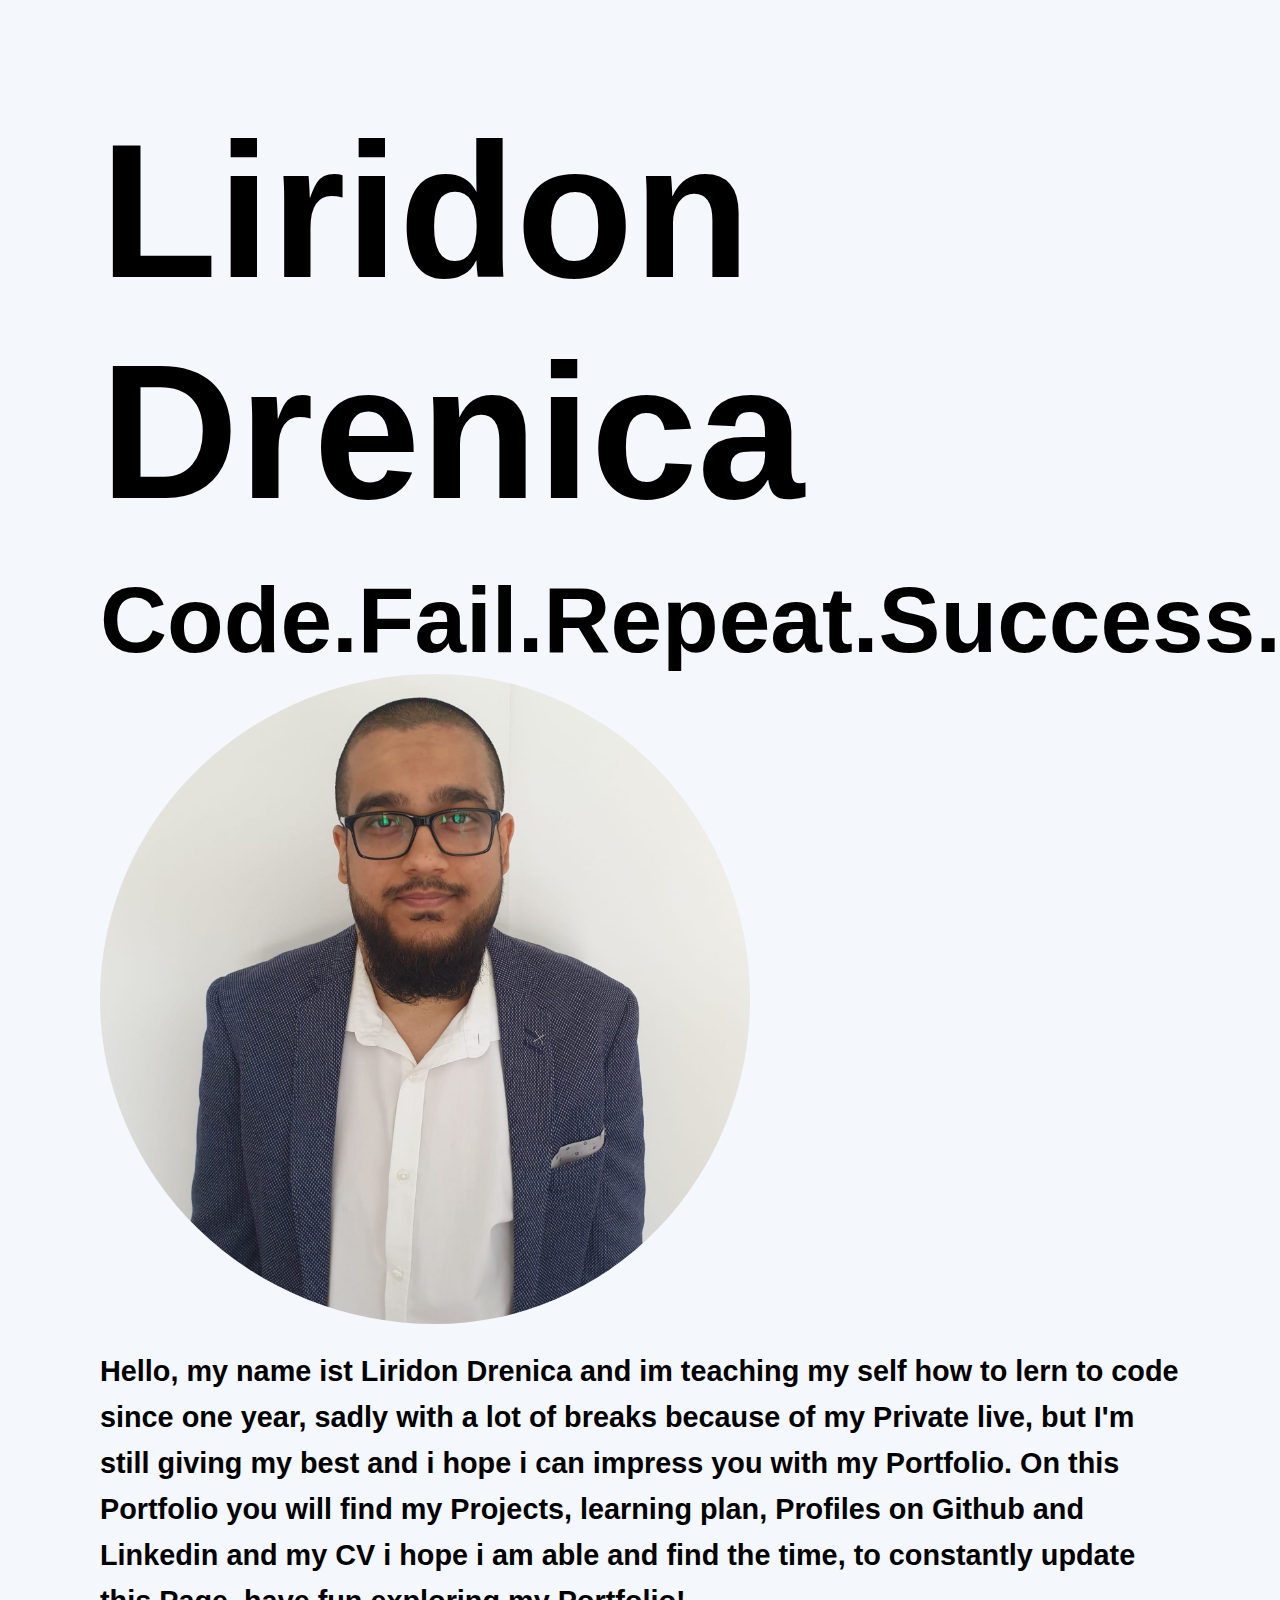
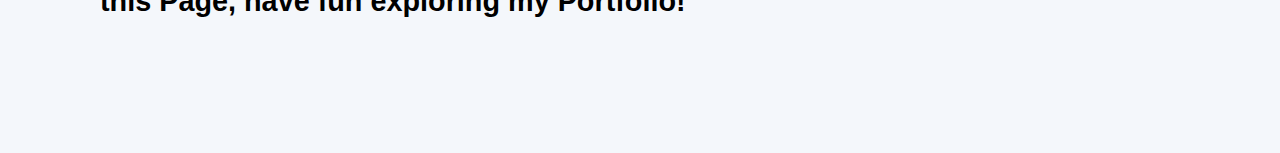
<file: index.html>
<!DOCTYPE html>
<html lang="en">
<head>
    <meta charset="UTF-8">
    <meta name="viewport" content="width=device-width, initial-scale=1.0">
    <title>Portfolio</title>
    <link rel="stylesheet" href="style.css">
    
</head>

<body>
    <div class="text">
        <h1 class="myName">Liridon Drenica</h1>
        <h2 class="slogan">Code.Fail.Repeat.Success.</h2>
        <img  class="pictureOfMe" src="img/PictureOfMe.jpg">
        <h3 class="description">Hello, my name ist Liridon Drenica and im teaching my self how to lern to code since one year, sadly with 
            a lot of breaks because of my Private live, but I'm still giving my best and i hope i can impress you with my Portfolio.
            On this Portfolio you will find my Projects, learning plan, Profiles on Github and Linkedin and my CV i hope i am able and 
            find the time, to constantly update this Page, have fun exploring my Portfolio!
        </h3>
    </div>

    <script src="script.js"></script>
</body>
</html>
</file>
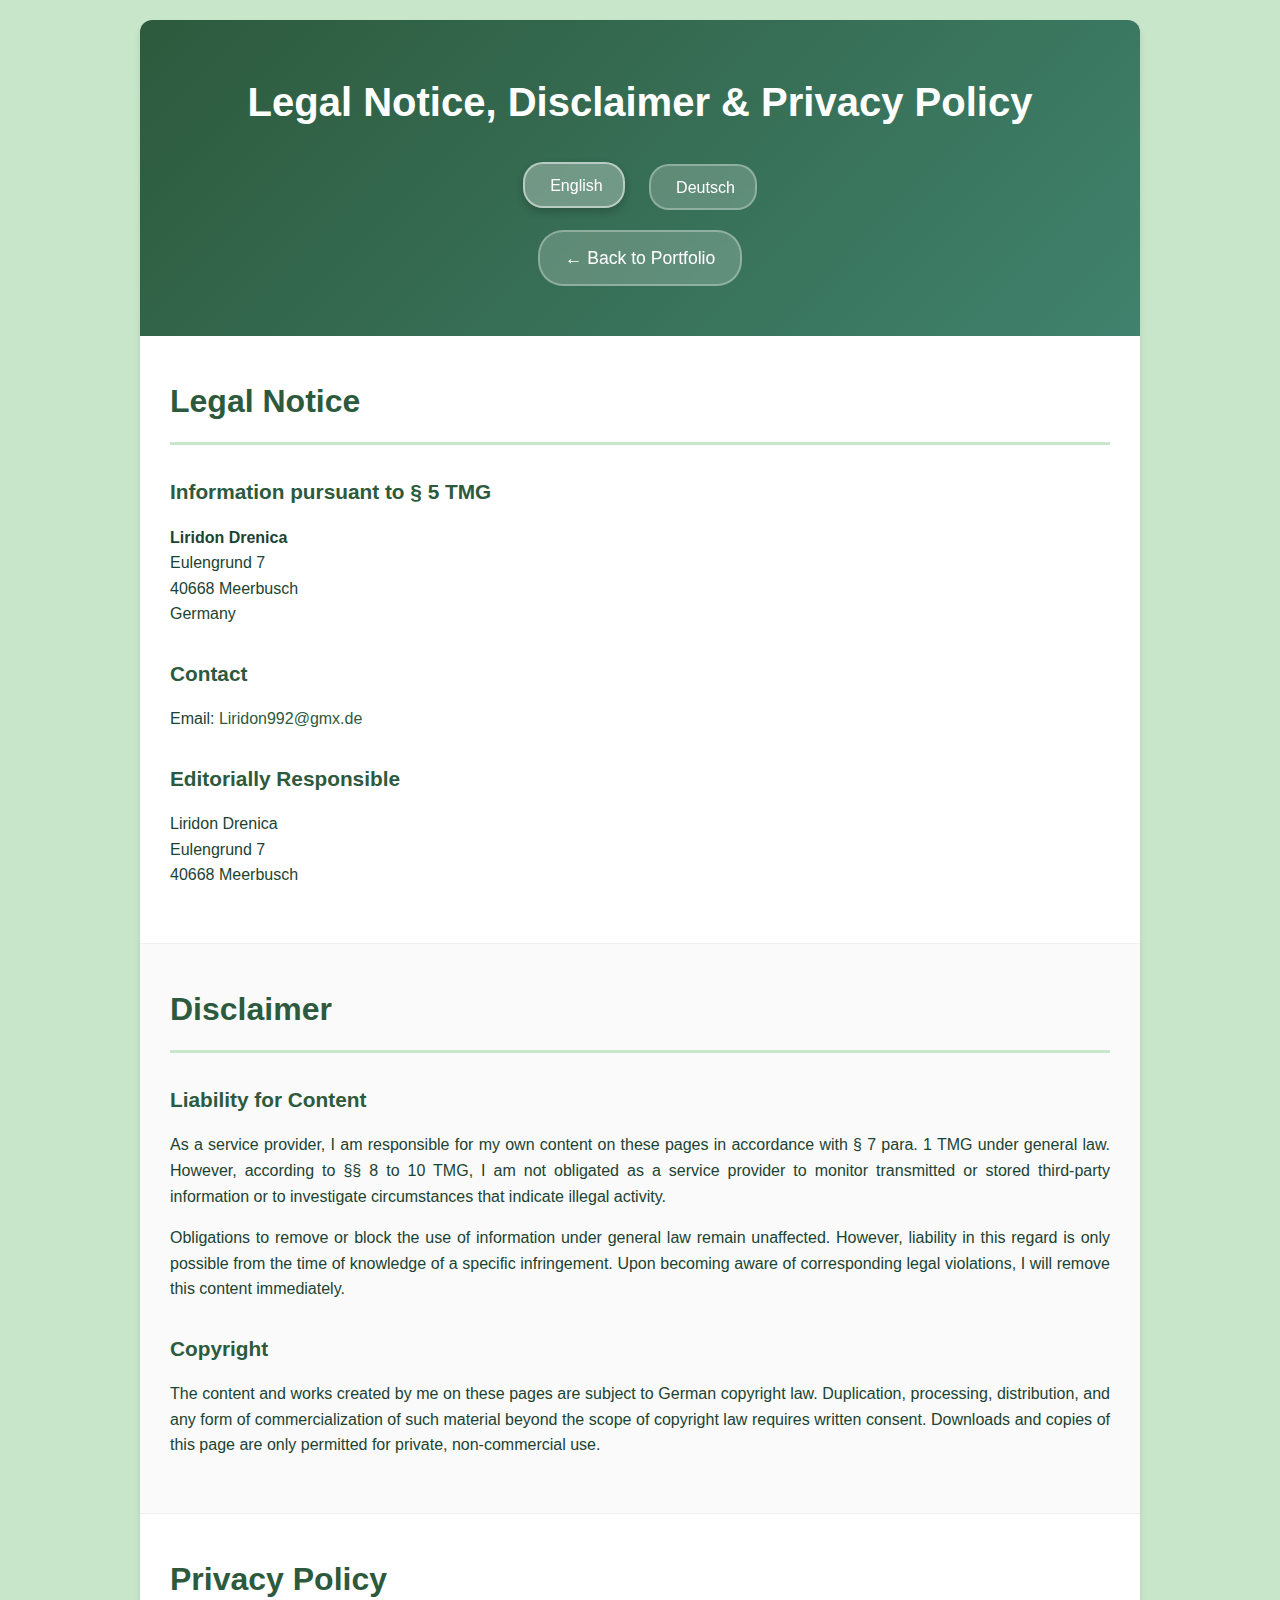
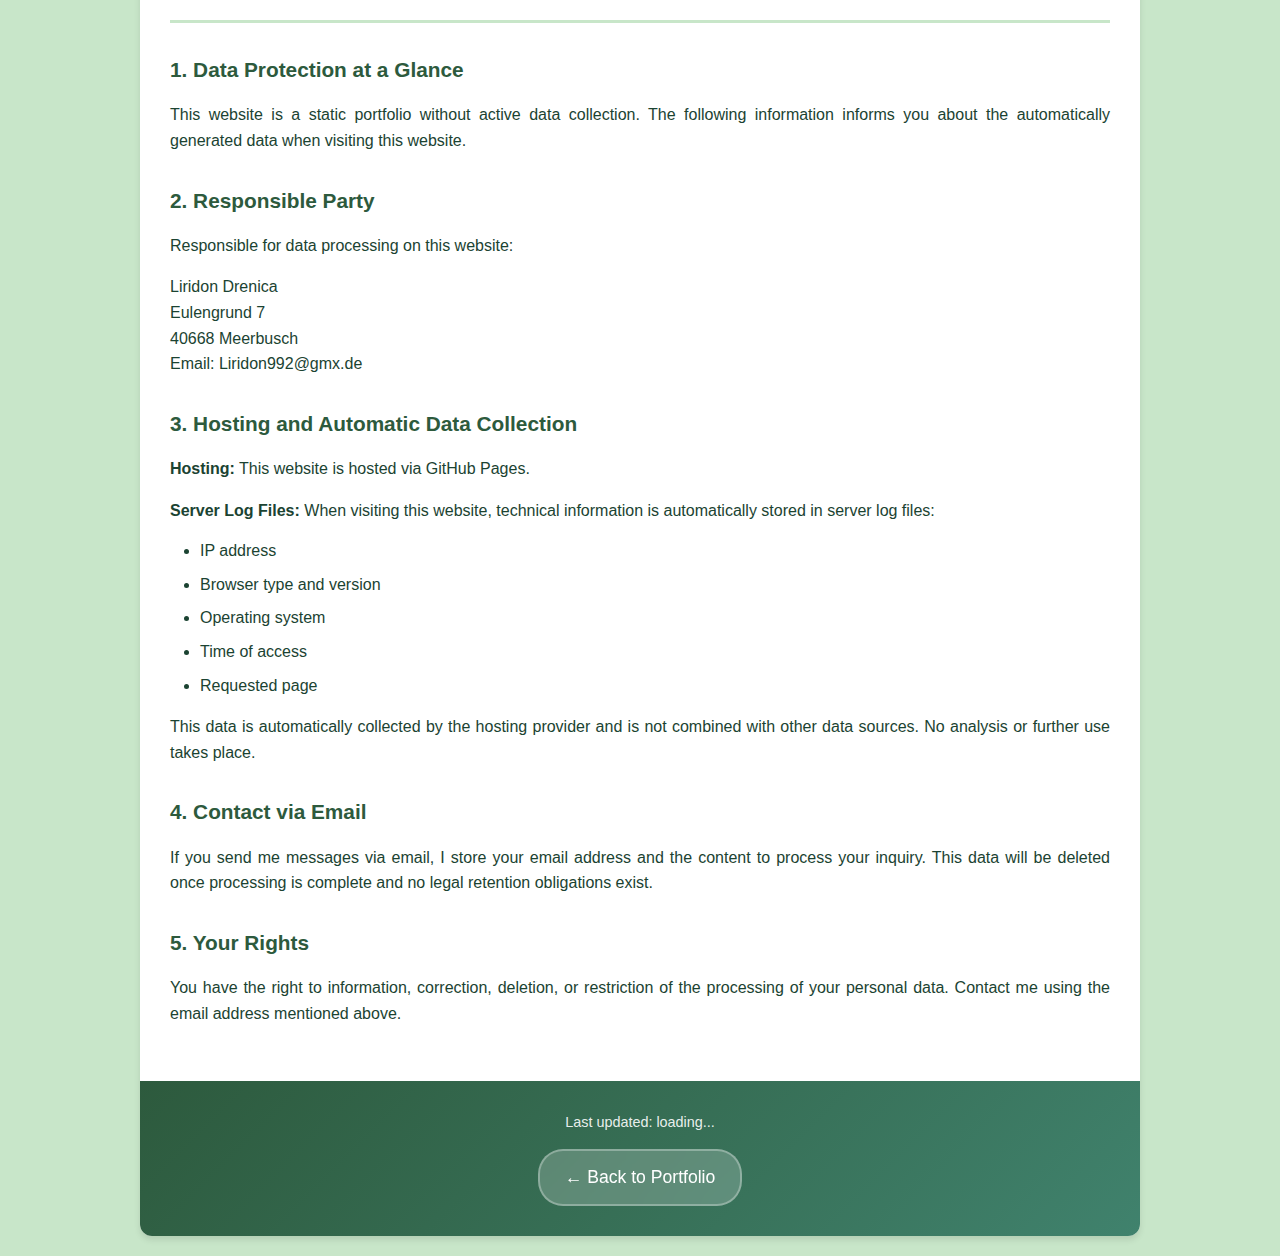
<file: impressum_DSGVO.html>
<!DOCTYPE html>
<html lang="en">
<head>
    <meta charset="UTF-8">
    <meta name="viewport" content="width=device-width, initial-scale=1.0">
    <title>Legal Notice & Privacy Policy - Liridon Drenica</title>
    <link rel="stylesheet" href="impressum_DSGVO.css">
</head>

<body>
    <div class="container">
        <header class="header">
            <h1 id="main-title">Legal Notice, Disclaimer & Privacy Policy</h1>
            
            <div class="language-toggle">
                <button class="language-btn active" onclick="switchLanguage('en')" id="btn-en">
                    <span class="flag"></span>English
                </button>
                <button class="language-btn" onclick="switchLanguage('de')" id="btn-de">
                    <span class="flag"></span>Deutsch
                </button>
            </div>
            
            <a href="Portfolio.html" class="backLink active" id="back-en">← Back to Portfolio</a>
            <a href="Portfolio.html" class="backLink" id="back-de">← Zurück zum Portfolio</a>
        </header>

        <div id="content-en" class="language-content active">
            <section class="section">
                <h2 class="sectionTitle">Legal Notice</h2>
                <div class="content">
                    <h3>Information pursuant to § 5 TMG</h3>
                    <p><strong>Liridon Drenica</strong><br>
                    Eulengrund 7<br>
                    40668 Meerbusch<br>
                    Germany</p>

                    <h3>Contact</h3>
                    <p>Email: <a href="mailto:Liridon992@gmx.de">Liridon992@gmx.de</a></p>

                    <h3>Editorially Responsible</h3>
                    <p>Liridon Drenica<br>
                    Eulengrund 7<br>
                    40668 Meerbusch</p>
                </div>
            </section>

            <section class="section">
                <h2 class="sectionTitle">Disclaimer</h2>
                <div class="content">
                    <h3>Liability for Content</h3>
                    <p>As a service provider, I am responsible for my own content on these pages in accordance with 
                    § 7 para. 1 TMG under general law. However, according to §§ 8 to 10 TMG, I am not obligated as a 
                    service provider to monitor transmitted or stored third-party information or to investigate 
                    circumstances that indicate illegal activity.</p>

                    <p>Obligations to remove or block the use of information under general law remain unaffected. 
                    However, liability in this regard is only possible from the time of knowledge of a specific 
                    infringement. Upon becoming aware of corresponding legal violations, I will remove this content 
                    immediately.</p>

                    <h3>Copyright</h3>
                    <p>The content and works created by me on these pages are subject to German copyright law. 
                    Duplication, processing, distribution, and any form of commercialization of such material beyond 
                    the scope of copyright law requires written consent. Downloads and copies of this page are 
                    only permitted for private, non-commercial use.</p>
                </div>
            </section>

            <section class="section">
                <h2 class="sectionTitle">Privacy Policy</h2>
                <div class="content">
                    <h3>1. Data Protection at a Glance</h3>
                    <p>This website is a static portfolio without active data collection. The following information 
                    informs you about the automatically generated data when visiting this website.</p>

                    <h3>2. Responsible Party</h3>
                    <p>Responsible for data processing on this website:</p>
                    <p>Liridon Drenica<br>
                    Eulengrund 7 <br>
                    40668 Meerbusch<br>
                    Email: Liridon992@gmx.de</p>

                    <h3>3. Hosting and Automatic Data Collection</h3>
                    <p><strong>Hosting:</strong> This website is hosted via GitHub Pages.</p>
                    
                    <p><strong>Server Log Files:</strong> When visiting this website, technical information is 
                    automatically stored in server log files:</p>
                    <ul>
                        <li>IP address</li>
                        <li>Browser type and version</li>
                        <li>Operating system</li>
                        <li>Time of access</li>
                        <li>Requested page</li>
                    </ul>
                    <p>This data is automatically collected by the hosting provider and is not combined with other 
                    data sources. No analysis or further use takes place.</p>

                    <h3>4. Contact via Email</h3>
                    <p>If you send me messages via email, I store your email address and the content to process 
                    your inquiry. This data will be deleted once processing is complete and no legal retention 
                    obligations exist.</p>

                    <h3>5. Your Rights</h3>
                    <p>You have the right to information, correction, deletion, or restriction of the processing 
                    of your personal data. Contact me using the email address mentioned above.</p>
                </div>
            </section>
        </div>

        <div id="content-de" class="language-content">
            <section class="section">
                <h2 class="sectionTitle">Impressum</h2>
                <div class="content">
                    <h3>Angaben gemäß § 5 TMG</h3>
                    <p><strong>Liridon Drenica</strong><br>
                    Eulengrund 7<br>
                    40668 Meerbusch<br>
                    Deutschland</p>

                    <h3>Kontakt</h3>
                    <p>E-Mail: <a href="mailto:Liridon992@gmx.de">Liridon992@gmx.de</a></p>

                    <h3>Redaktionell verantwortlich</h3>
                    <p>Liridon Drenica<br>
                    Eulengrund 7<br>
                    40668 Meerbusch</p>
                </div>
            </section>

            <section class="section">
                <h2 class="sectionTitle">Haftungsausschluss</h2>
                <div class="content">
                    <h3>Haftung für Inhalte</h3>
                    <p>Als Diensteanbieter bin ich gemäß § 7 Abs.1 TMG für eigene Inhalte auf diesen Seiten nach den 
                    allgemeinen Gesetzen verantwortlich. Nach §§ 8 bis 10 TMG bin ich als Diensteanbieter jedoch nicht 
                    unter der Verpflichtung, übermittelte oder gespeicherte fremde Informationen zu überwachen oder nach 
                    Umständen zu forschen, die auf eine rechtswidrige Tätigkeit hinweisen.</p>

                    <p>Verpflichtungen zur Entfernung oder Sperrung der Nutzung von Informationen nach den allgemeinen 
                    Gesetzen bleiben hiervon unberührt. Eine diesbezügliche Haftung ist jedoch erst ab dem Zeitpunkt der 
                    Kenntnis einer konkreten Rechtsverletzung möglich. Bei Bekanntwerden von entsprechenden Rechtsverletzungen 
                    werde ich diese Inhalte umgehend entfernen.</p>

                    <h3>Urheberrecht</h3>
                    <p>Die durch mich erstellten Inhalte und Werke auf diesen Seiten unterliegen dem deutschen 
                    Urheberrecht. Die Vervielfältigung, Bearbeitung, Verbreitung und jede Art der Verwertung außerhalb der 
                    Grenzen des Urheberrechtes bedürfen der schriftlichen Zustimmung. Downloads und Kopien dieser Seite 
                    sind nur für den privaten, nicht kommerziellen Gebrauch gestattet.</p>
                </div>
            </section>

            <section class="section">
                <h2 class="sectionTitle">Datenschutzerklärung</h2>
                <div class="content">
                    <h3>1. Datenschutz auf einen Blick</h3>
                    <p>Diese Website ist ein statisches Portfolio ohne aktive Datensammlung. Die folgenden Hinweise 
                    informieren Sie über die automatisch entstehenden Daten beim Besuch dieser Website.</p>

                    <h3>2. Verantwortliche Stelle</h3>
                    <p>Verantwortlich für die Datenverarbeitung auf dieser Website:</p>
                    <p>Liridon Drenica<br>
                    Eulengrund 7<br>
                    40668 Meerbusch<br>
                    E-Mail: Liridon992@gmx.de</p>

                    <h3>3. Hosting und automatische Datenerfassung</h3>
                    <p><strong>Hosting:</strong> Diese Website wird über GitHub Pages gehostet.</p>
                    
                    <p><strong>Server-Log-Dateien:</strong> Beim Besuch dieser Website werden automatisch technische 
                    Informationen in Server-Log-Dateien gespeichert:</p>
                    <ul>
                        <li>IP-Adresse</li>
                        <li>Browsertyp und -version</li>
                        <li>Betriebssystem</li>
                        <li>Uhrzeit des Zugriffs</li>
                        <li>Aufgerufene Seite</li>
                    </ul>
                    <p>Diese Daten werden automatisch durch den Hosting-Anbieter erhoben und nicht mit anderen 
                    Datenquellen zusammengeführt. Eine Auswertung oder Weiterverwendung findet nicht statt.</p>

                    <h3>4. Kontakt per E-Mail</h3>
                    <p>Wenn Sie mir per E-Mail Nachrichten senden, speichere ich Ihre E-Mail-Adresse und den Inhalt 
                    zur Bearbeitung Ihrer Anfrage. Diese Daten werden gelöscht, sobald die Bearbeitung abgeschlossen 
                    ist und keine rechtlichen Aufbewahrungspflichten bestehen.</p>

                    <h3>5. Ihre Rechte</h3>
                    <p>Sie haben das Recht auf Auskunft, Berichtigung, Löschung oder Einschränkung der Verarbeitung 
                    Ihrer personenbezogenen Daten. Kontaktieren Sie mich dazu über die oben genannte E-Mail-Adresse.</p>
                </div>
            </section>
        </div>

        <footer class="footer">
            <p id="footer-en" class="active">Last updated: <span id="last-updated-en">loading...</span></p>
            <p id="footer-de">Letzte Aktualisierung: <span id="last-updated-de">loading...</span></p>
            <a href="Portfolio.html" class="backLink active" id="footer-back-en">← Back to Portfolio</a>
            <a href="Portfolio.html" class="backLink" id="footer-back-de">← Zurück zum Portfolio</a>
        </footer>
    </div>

    <script src="impressum.js"></script>
</body>
</html>
</file>
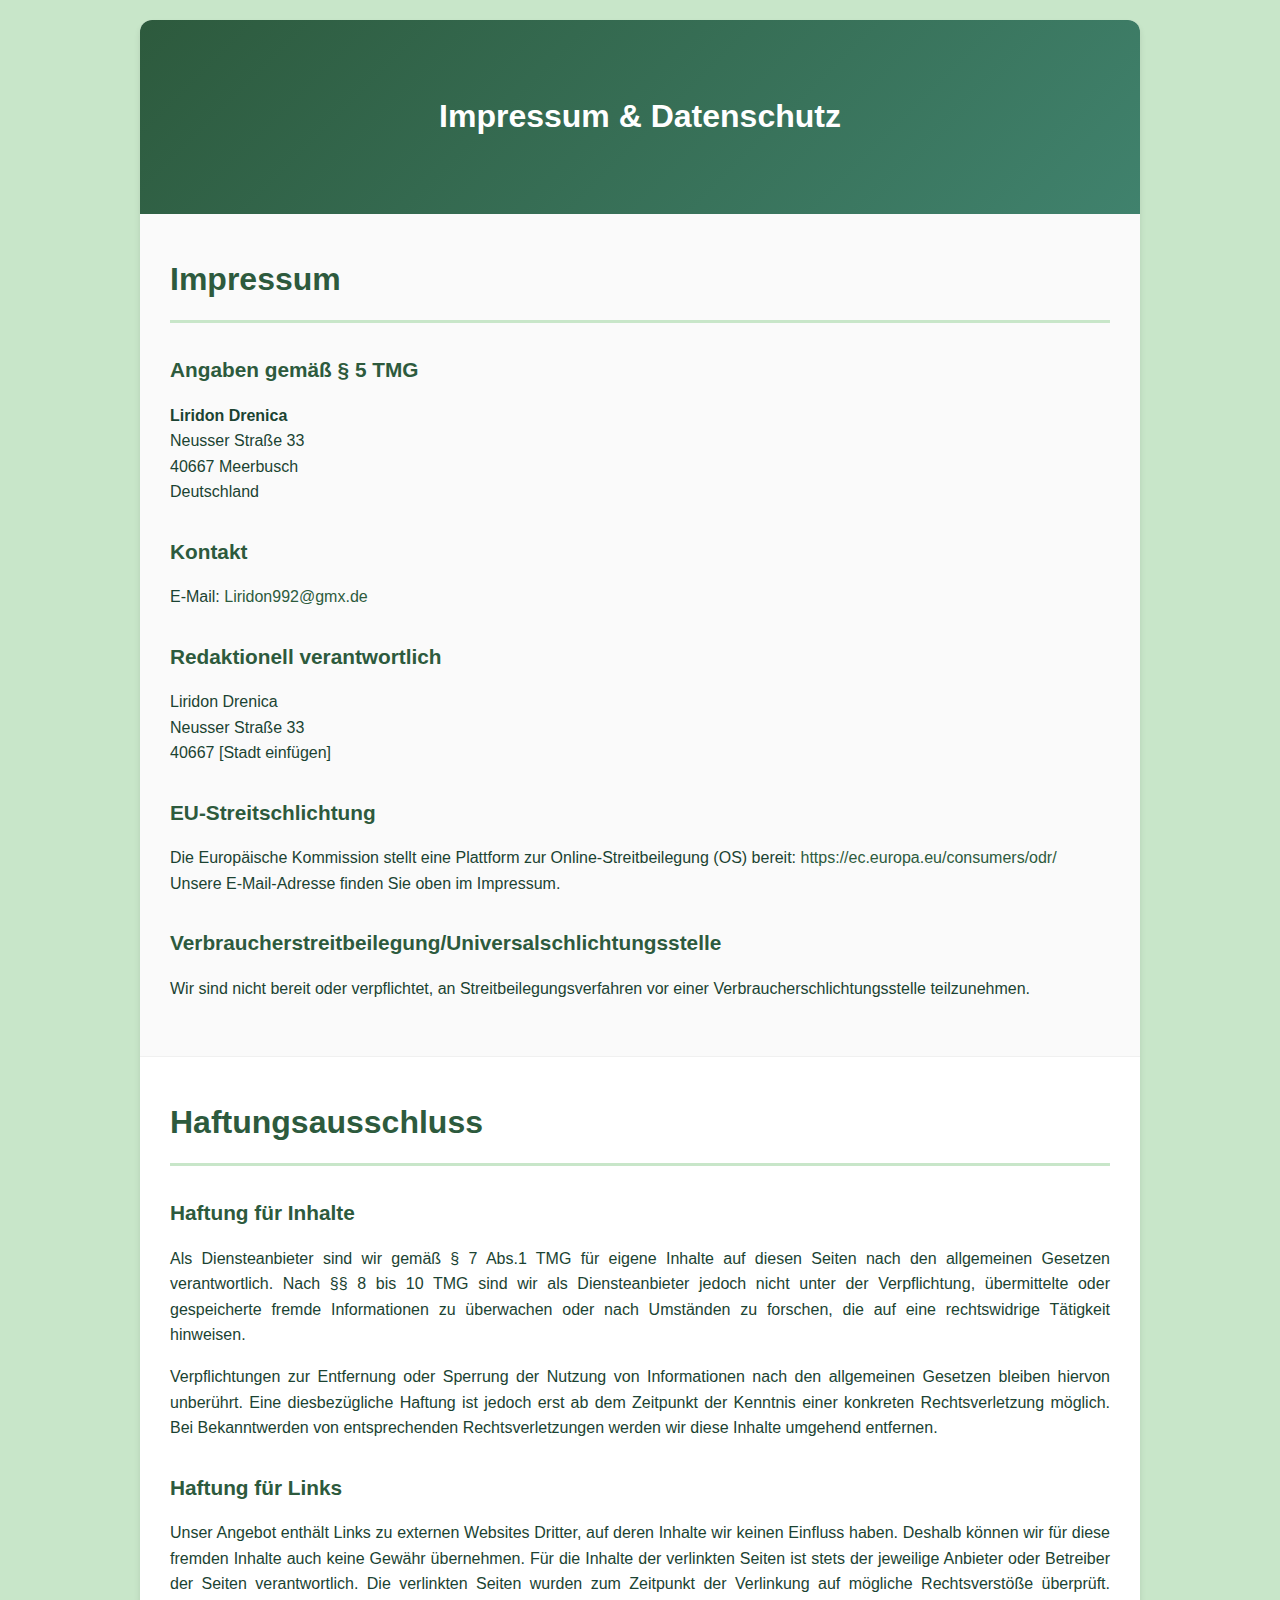
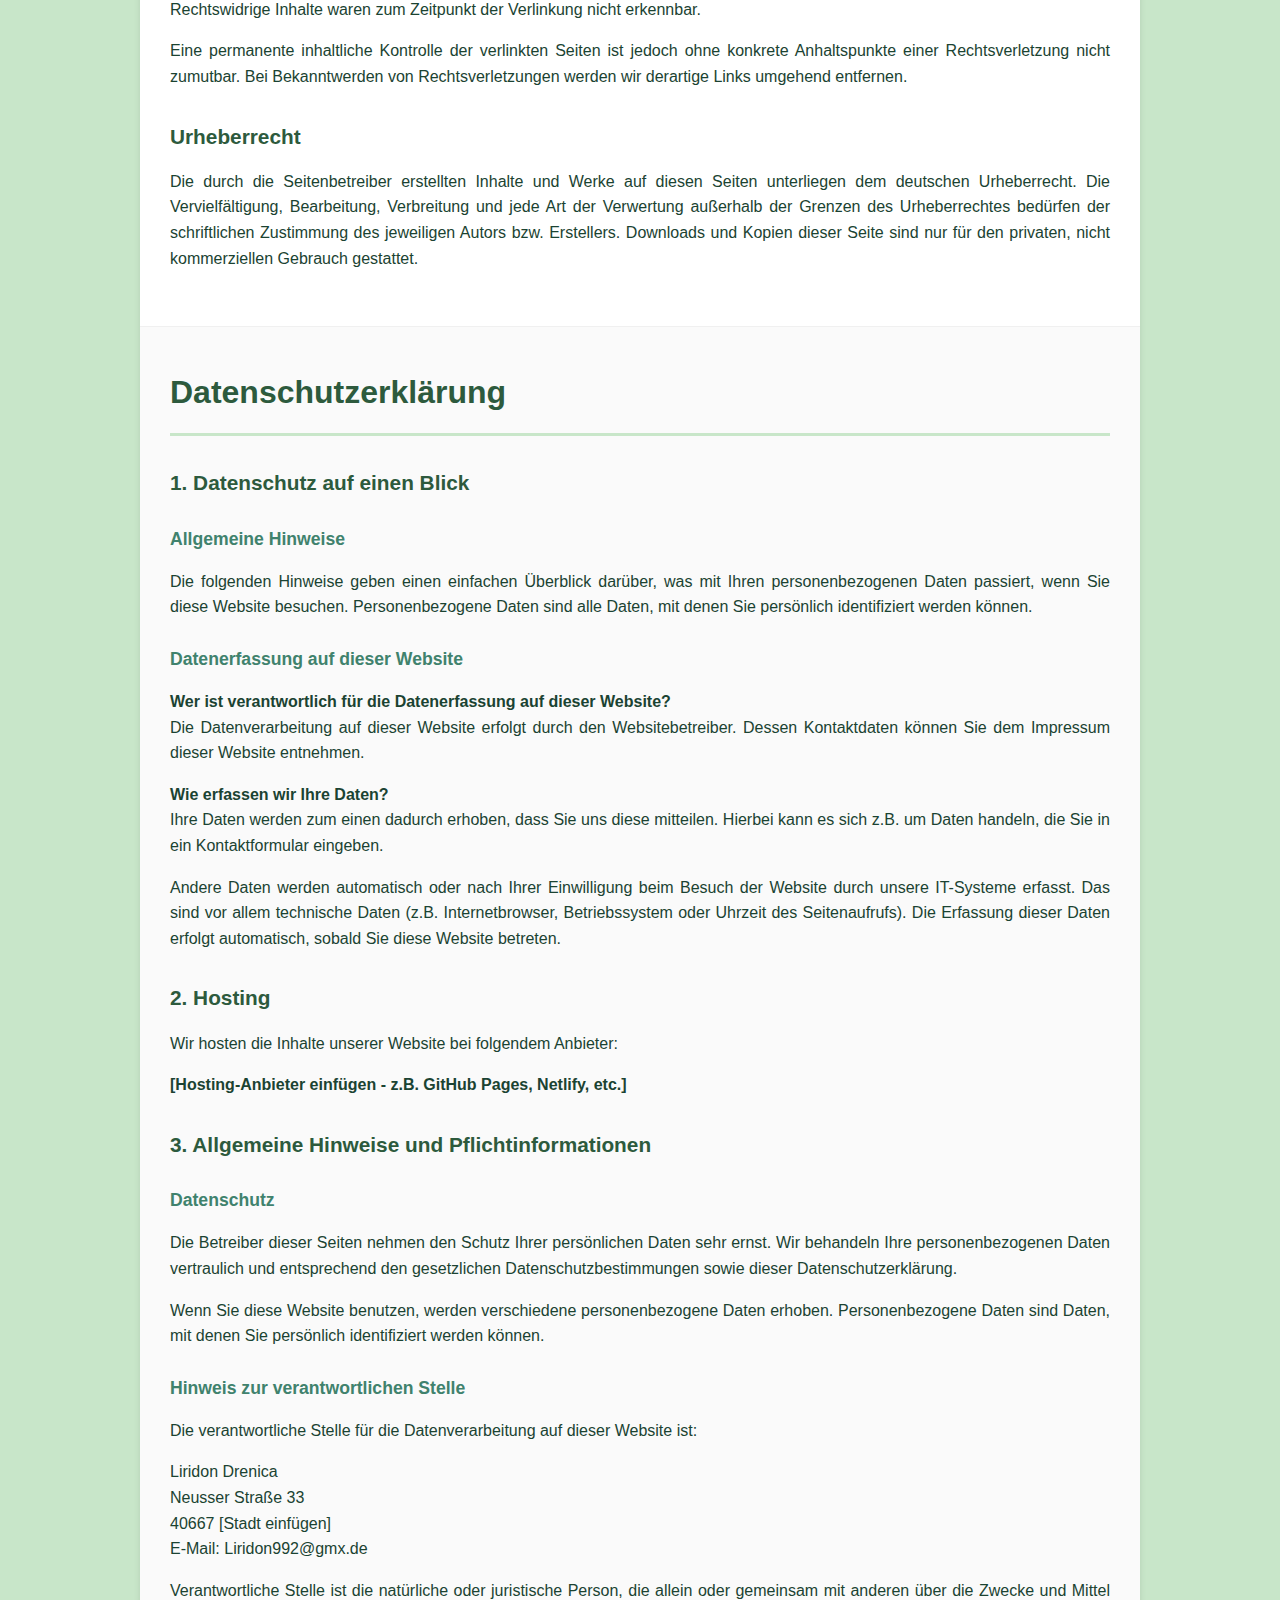
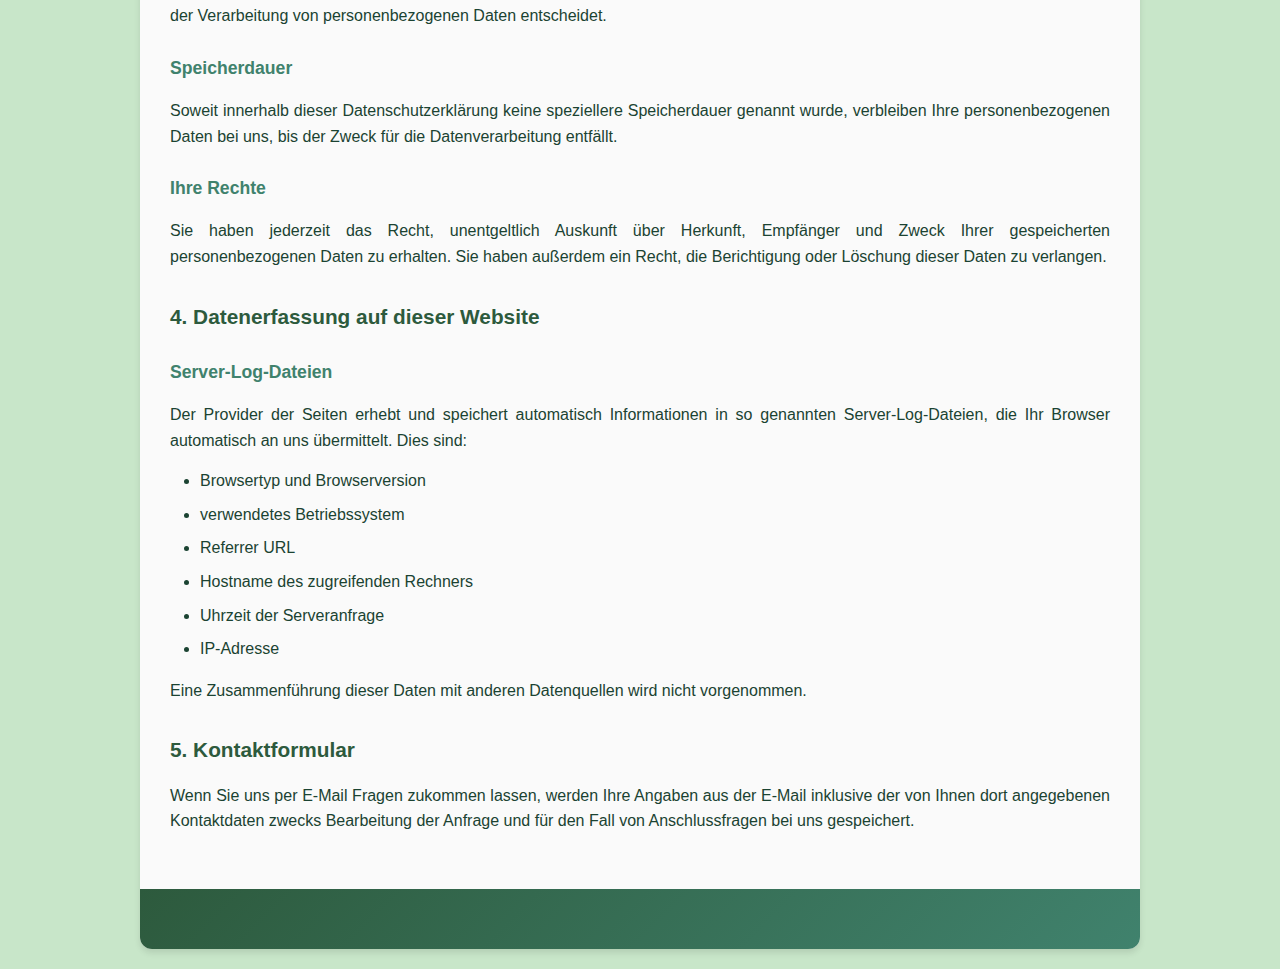
<file: impressum_DSVGO.html>
<!DOCTYPE html>
<html lang="de">
<head>
    <meta charset="UTF-8">
    <meta name="viewport" content="width=device-width, initial-scale=1.0">
    <title>Impressum & Datenschutz - Liridon Drenica</title>
    <link rel="stylesheet" href="impressum_DSGVO.css">
</head>

<body>
    <div class="container">
        <header class="header">
            <h1>Impressum & Datenschutz</h1>
            <a href="index.html" class="backLink">← Zurück zur Portfolio</a>
        </header>

        <!-- Impressum Section -->
        <section class="section">
            <h2 class="sectionTitle">Impressum</h2>
            <div class="content">
                <h3>Angaben gemäß § 5 TMG</h3>
                <p><strong>Liridon Drenica</strong><br>
                Neusser Straße 33<br>
                40667 Meerbusch<br>
                Deutschland</p>

                <h3>Kontakt</h3>
                <p>E-Mail: <a href="mailto:Liridon992@gmx.de">Liridon992@gmx.de</a><br></p>

                <h3>Redaktionell verantwortlich</h3>
                <p>Liridon Drenica<br>
                Neusser Straße 33<br>
                40667 [Stadt einfügen]</p>

                <h3>EU-Streitschlichtung</h3>
                <p>Die Europäische Kommission stellt eine Plattform zur Online-Streitbeilegung (OS) bereit: 
                <a href="https://ec.europa.eu/consumers/odr/" target="_blank">https://ec.europa.eu/consumers/odr/</a><br>
                Unsere E-Mail-Adresse finden Sie oben im Impressum.</p>

                <h3>Verbraucherstreitbeilegung/Universalschlichtungsstelle</h3>
                <p>Wir sind nicht bereit oder verpflichtet, an Streitbeilegungsverfahren vor einer 
                Verbraucherschlichtungsstelle teilzunehmen.</p>
            </div>
        </section>

        <!-- Haftungsausschluss Section -->
        <section class="section">
            <h2 class="sectionTitle">Haftungsausschluss</h2>
            <div class="content">
                <h3>Haftung für Inhalte</h3>
                <p>Als Diensteanbieter sind wir gemäß § 7 Abs.1 TMG für eigene Inhalte auf diesen Seiten nach den 
                allgemeinen Gesetzen verantwortlich. Nach §§ 8 bis 10 TMG sind wir als Diensteanbieter jedoch nicht 
                unter der Verpflichtung, übermittelte oder gespeicherte fremde Informationen zu überwachen oder nach 
                Umständen zu forschen, die auf eine rechtswidrige Tätigkeit hinweisen.</p>

                <p>Verpflichtungen zur Entfernung oder Sperrung der Nutzung von Informationen nach den allgemeinen 
                Gesetzen bleiben hiervon unberührt. Eine diesbezügliche Haftung ist jedoch erst ab dem Zeitpunkt der 
                Kenntnis einer konkreten Rechtsverletzung möglich. Bei Bekanntwerden von entsprechenden Rechtsverletzungen 
                werden wir diese Inhalte umgehend entfernen.</p>

                <h3>Haftung für Links</h3>
                <p>Unser Angebot enthält Links zu externen Websites Dritter, auf deren Inhalte wir keinen Einfluss haben. 
                Deshalb können wir für diese fremden Inhalte auch keine Gewähr übernehmen. Für die Inhalte der verlinkten 
                Seiten ist stets der jeweilige Anbieter oder Betreiber der Seiten verantwortlich. Die verlinkten Seiten 
                wurden zum Zeitpunkt der Verlinkung auf mögliche Rechtsverstöße überprüft. Rechtswidrige Inhalte waren 
                zum Zeitpunkt der Verlinkung nicht erkennbar.</p>

                <p>Eine permanente inhaltliche Kontrolle der verlinkten Seiten ist jedoch ohne konkrete Anhaltspunkte 
                einer Rechtsverletzung nicht zumutbar. Bei Bekanntwerden von Rechtsverletzungen werden wir derartige 
                Links umgehend entfernen.</p>

                <h3>Urheberrecht</h3>
                <p>Die durch die Seitenbetreiber erstellten Inhalte und Werke auf diesen Seiten unterliegen dem deutschen 
                Urheberrecht. Die Vervielfältigung, Bearbeitung, Verbreitung und jede Art der Verwertung außerhalb der 
                Grenzen des Urheberrechtes bedürfen der schriftlichen Zustimmung des jeweiligen Autors bzw. Erstellers. 
                Downloads und Kopien dieser Seite sind nur für den privaten, nicht kommerziellen Gebrauch gestattet.</p>
            </div>
        </section>

        <!-- Datenschutz Section -->
        <section class="section">
            <h2 class="sectionTitle">Datenschutzerklärung</h2>
            <div class="content">
                <h3>1. Datenschutz auf einen Blick</h3>
                <h4>Allgemeine Hinweise</h4>
                <p>Die folgenden Hinweise geben einen einfachen Überblick darüber, was mit Ihren personenbezogenen Daten 
                passiert, wenn Sie diese Website besuchen. Personenbezogene Daten sind alle Daten, mit denen Sie 
                persönlich identifiziert werden können.</p>

                <h4>Datenerfassung auf dieser Website</h4>
                <p><strong>Wer ist verantwortlich für die Datenerfassung auf dieser Website?</strong><br>
                Die Datenverarbeitung auf dieser Website erfolgt durch den Websitebetreiber. Dessen Kontaktdaten 
                können Sie dem Impressum dieser Website entnehmen.</p>

                <p><strong>Wie erfassen wir Ihre Daten?</strong><br>
                Ihre Daten werden zum einen dadurch erhoben, dass Sie uns diese mitteilen. Hierbei kann es sich z.B. 
                um Daten handeln, die Sie in ein Kontaktformular eingeben.</p>

                <p>Andere Daten werden automatisch oder nach Ihrer Einwilligung beim Besuch der Website durch unsere 
                IT-Systeme erfasst. Das sind vor allem technische Daten (z.B. Internetbrowser, Betriebssystem oder 
                Uhrzeit des Seitenaufrufs). Die Erfassung dieser Daten erfolgt automatisch, sobald Sie diese Website betreten.</p>

                <h3>2. Hosting</h3>
                <p>Wir hosten die Inhalte unserer Website bei folgendem Anbieter:</p>
                <p><strong>[Hosting-Anbieter einfügen - z.B. GitHub Pages, Netlify, etc.]</strong></p>

                <h3>3. Allgemeine Hinweise und Pflichtinformationen</h3>
                <h4>Datenschutz</h4>
                <p>Die Betreiber dieser Seiten nehmen den Schutz Ihrer persönlichen Daten sehr ernst. Wir behandeln 
                Ihre personenbezogenen Daten vertraulich und entsprechend den gesetzlichen Datenschutzbestimmungen 
                sowie dieser Datenschutzerklärung.</p>

                <p>Wenn Sie diese Website benutzen, werden verschiedene personenbezogene Daten erhoben. 
                Personenbezogene Daten sind Daten, mit denen Sie persönlich identifiziert werden können.</p>

                <h4>Hinweis zur verantwortlichen Stelle</h4>
                <p>Die verantwortliche Stelle für die Datenverarbeitung auf dieser Website ist:</p>
                <p>Liridon Drenica<br>
                Neusser Straße 33<br>
                40667 [Stadt einfügen]<br>
                E-Mail: Liridon992@gmx.de</p>

                <p>Verantwortliche Stelle ist die natürliche oder juristische Person, die allein oder gemeinsam mit 
                anderen über die Zwecke und Mittel der Verarbeitung von personenbezogenen Daten entscheidet.</p>

                <h4>Speicherdauer</h4>
                <p>Soweit innerhalb dieser Datenschutzerklärung keine speziellere Speicherdauer genannt wurde, 
                verbleiben Ihre personenbezogenen Daten bei uns, bis der Zweck für die Datenverarbeitung entfällt.</p>

                <h4>Ihre Rechte</h4>
                <p>Sie haben jederzeit das Recht, unentgeltlich Auskunft über Herkunft, Empfänger und Zweck Ihrer 
                gespeicherten personenbezogenen Daten zu erhalten. Sie haben außerdem ein Recht, die Berichtigung 
                oder Löschung dieser Daten zu verlangen.</p>

                <h3>4. Datenerfassung auf dieser Website</h3>
                <h4>Server-Log-Dateien</h4>
                <p>Der Provider der Seiten erhebt und speichert automatisch Informationen in so genannten Server-Log-Dateien, 
                die Ihr Browser automatisch an uns übermittelt. Dies sind:</p>
                <ul>
                    <li>Browsertyp und Browserversion</li>
                    <li>verwendetes Betriebssystem</li>
                    <li>Referrer URL</li>
                    <li>Hostname des zugreifenden Rechners</li>
                    <li>Uhrzeit der Serveranfrage</li>
                    <li>IP-Adresse</li>
                </ul>
                <p>Eine Zusammenführung dieser Daten mit anderen Datenquellen wird nicht vorgenommen.</p>

                <h3>5. Kontaktformular</h3>
                <p>Wenn Sie uns per E-Mail Fragen zukommen lassen, werden Ihre Angaben aus der E-Mail inklusive der 
                von Ihnen dort angegebenen Kontaktdaten zwecks Bearbeitung der Anfrage und für den Fall von 
                Anschlussfragen bei uns gespeichert.</p>
            </div>
        </section>

        <footer class="footer">
            <p>Letzte Aktualisierung: ${new Date().toLocaleDateString('de-DE')}</p>
            <a href="index.html" class="backLink">← Zurück zur Portfolio</a>
        </footer>
    </div>
</body>
</html>
</file>
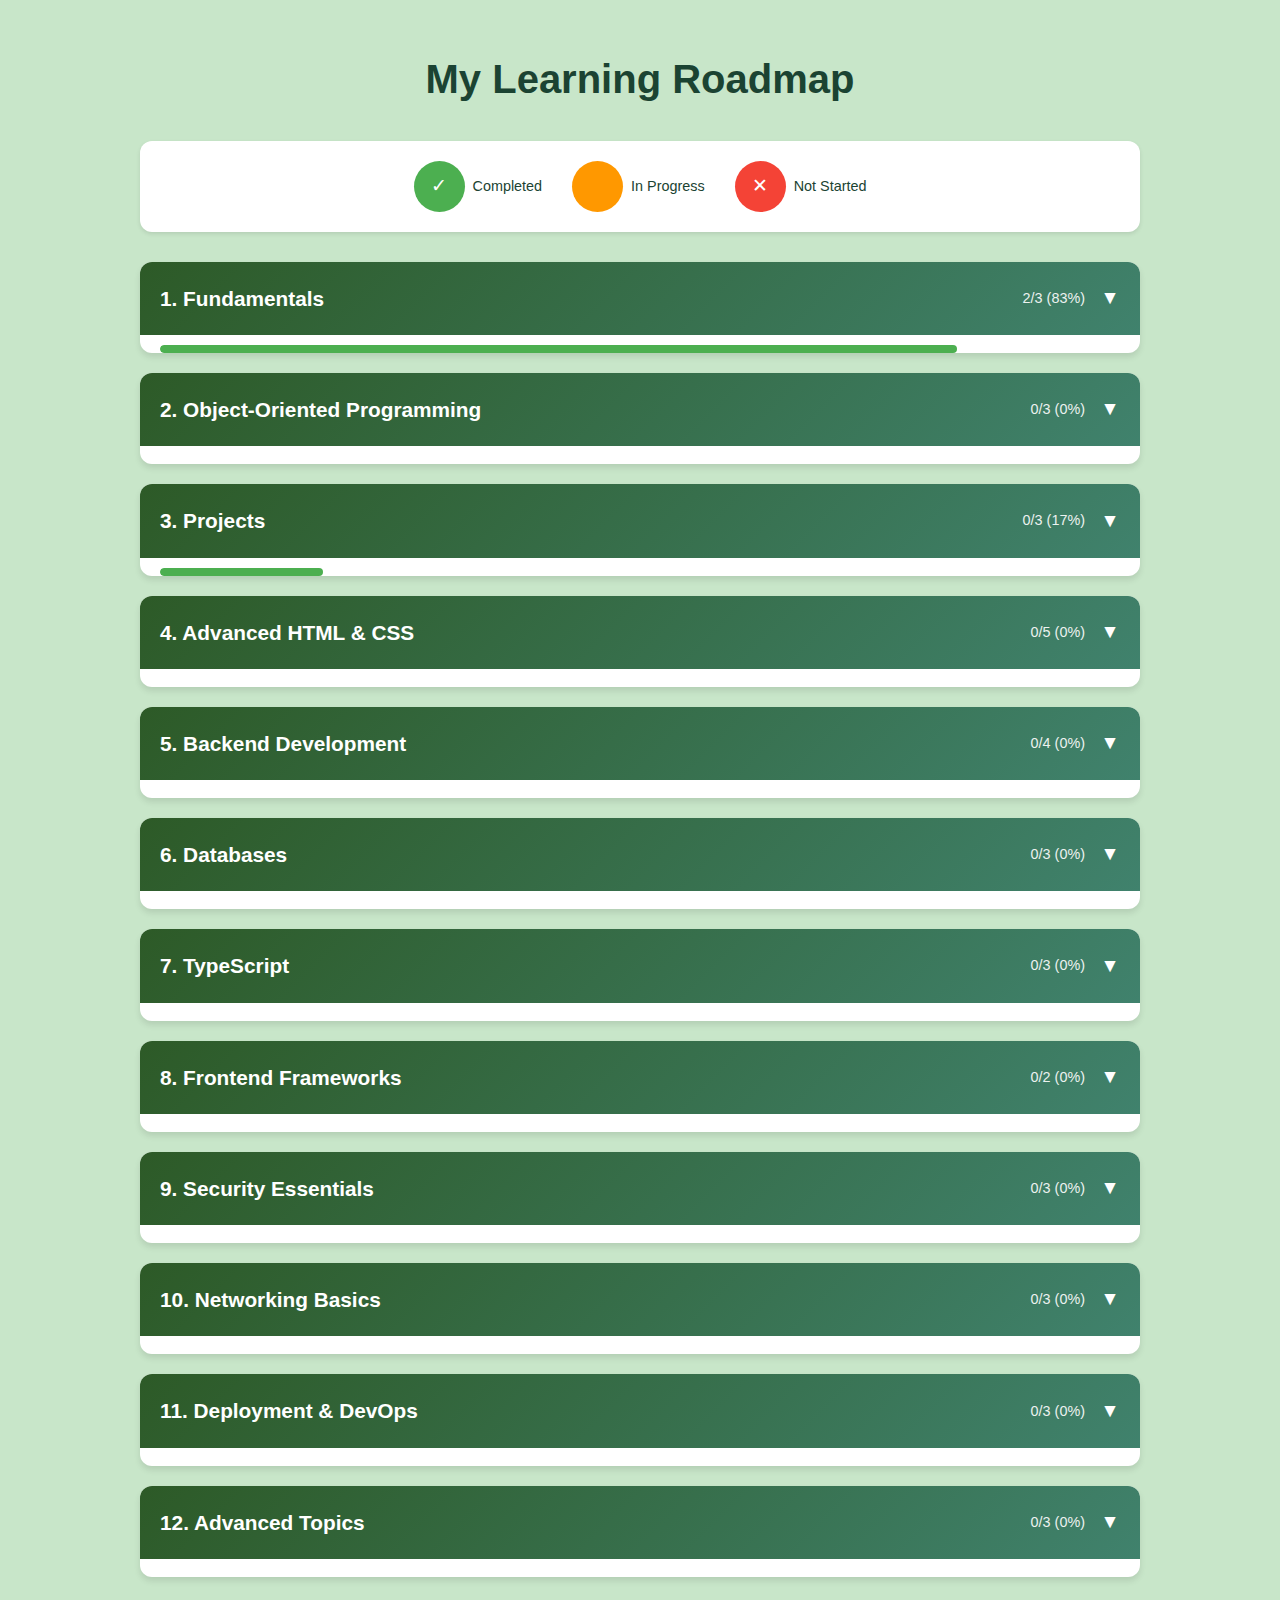
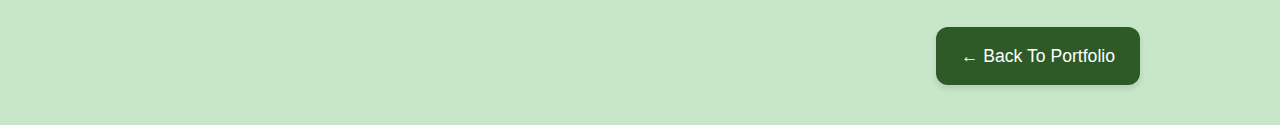
<file: studyPlan.html>
<!DOCTYPE html>
<html lang="en">
<head>
    <meta charset="UTF-8">
    <meta name="viewport" content="width=device-width, initial-scale=1.0">
    <title>Study Plan</title>
    <link rel="stylesheet" href="studyPlan.css">
</head>
<body>
    <div class="roadmap-container">
        <h1 class="roadmap-title">My Learning Roadmap</h1>
        
        <div class="legend">
            <div class="legend-item">
                <span class="status-icon status-completed">✓</span>
                <span>Completed</span>
            </div>
            <div class="legend-item">
                <span class="status-icon status-progress"></span>
                <span>In Progress</span>
            </div>
            <div class="legend-item">
                <span class="status-icon status-pending">✕</span>
                <span>Not Started</span>
            </div>
        </div>

        <div id="roadmap-categories"></div>
        
        <div class="roadmap-footer">
            <a href="Portfolio.html" class="back-button">← Back To Portfolio</a>
        </div>
    </div>

    <script src="studyPlan.js"></script>
</body>
</html>
</file>
<file: style.css>
body {
    background-color: #F4F7FB;
    margin: 0;
    padding: 0;
    font-family: sans-serif;
}

.text {
    margin: 0 auto;
    padding: 100px;
    max-width: 10000px;
    padding-left: 100px;
}

.header-row {
    display: flex;
    justify-content: space-between;
    align-items: center;
    flex-wrap: wrap;
    gap: 20px;
}

.text-left {
    display: flex;
    flex-direction: column;
    justify-content: center;
}

.myName {
    font-size: 12rem;
    margin: 0;
}

.slogan {
    font-size: 5.8rem;
    margin: 0;
    margin-top: 25px;
}

.pictureOfMe {
    width: 650px;
    height: 650px;
    border-radius: 100%;
    object-fit: cover;
    padding-right: 20px;
}

.description {
    margin-top: 20px;
    font-size: 1.8rem;
    line-height: 1.6;
}
</file>
<file: impressum_DSGVO.css>
body {
    background-color: #C8E6C9;
    margin: 0;
    padding: 20px;
    font-family: sans-serif;
    color: #1B4332;
    line-height: 1.6;
}

.container {
    max-width: 1000px;
    margin: 0 auto;
    background-color: white;
    border-radius: 12px;
    box-shadow: 0 4px 6px rgba(0, 0, 0, 0.1);
    overflow: hidden;
}

.header {
    background: linear-gradient(135deg, #2D5A3D, #40826D);
    color: white;
    text-align: center;
    padding: 50px 30px;
}

#main-title {
    font-size: 2.5rem;
    margin: 0 0 30px 0;
    font-weight: bold;
}

.language-toggle {
    text-align: center;
    margin: 20px 0;
}

.language-btn {
    background: rgba(255, 255, 255, 0.2);
    color: white;
    border: 2px solid rgba(255, 255, 255, 0.3);
    padding: 10px 20px;
    margin: 0 10px;
    border-radius: 20px;
    cursor: pointer;
    transition: all 0.3s ease;
    font-size: 1rem;
    backdrop-filter: blur(10px);
    font-family: inherit;
}

.language-btn:hover, .language-btn.active {
    background: rgba(255, 255, 255, 0.3);
    border-color: rgba(255, 255, 255, 0.5);
    transform: translateY(-2px);
    box-shadow: 0 4px 8px rgba(0, 0, 0, 0.2);
}

.flag {
    font-size: 1.2em;
    margin-right: 5px;
}

.language-content {
    display: none;
    animation: fadeIn 0.5s ease-in-out;
}

.language-content.active {
    display: block;
}

@keyframes fadeIn {
    from { opacity: 0; transform: translateY(10px); }
    to { opacity: 1; transform: translateY(0); }
}

.backLink {
    display: none;
    color: white;
    text-decoration: none;
    font-size: 1.1rem;
    font-weight: 500;
    padding: 12px 25px;
    background: rgba(255, 255, 255, 0.2);
    border: 2px solid rgba(255, 255, 255, 0.3);
    border-radius: 25px;
    transition: all 0.3s ease;
    backdrop-filter: blur(10px);
}

.backLink.active {
    display: inline-block;
}

.backLink:hover {
    background: rgba(255, 255, 255, 0.3);
    border-color: rgba(255, 255, 255, 0.5);
    transform: translateY(-2px);
    box-shadow: 0 4px 8px rgba(0, 0, 0, 0.2);
}

.section {
    margin: 0;
    padding: 40px 30px;
    border-bottom: 1px solid #f0f0f0;
    background-color: white;
}

.section:last-of-type {
    border-bottom: none;
}

.section:nth-child(even) {
    background-color: #fafafa;
}

.sectionTitle {
    font-size: 2rem;
    color: #2D5A3D;
    margin: 0 0 30px 0;
    padding-bottom: 15px;
    border-bottom: 3px solid #C8E6C9;
    font-weight: bold;
}

.content h3 {
    color: #2D5A3D;
    font-size: 1.3rem;
    margin: 30px 0 15px 0;
    font-weight: 600;
}

.content h4 {
    color: #40826D;
    font-size: 1.1rem;
    margin: 25px 0 10px 0;
    font-weight: 600;
}

.content p {
    margin-bottom: 15px;
    text-align: justify;
    color: #1B4332;
}

.content ul {
    margin: 15px 0;
    padding-left: 30px;
}

.content li {
    margin-bottom: 8px;
    color: #1B4332;
}

.content a {
    color: #2D5A3D;
    text-decoration: none;
    border-bottom: 1px solid transparent;
    transition: all 0.3s ease;
    font-weight: 500;
}

.content a:hover {
    color: #40826D;
    border-bottom-color: #40826D;
}

.footer {
    background: linear-gradient(135deg, #2D5A3D, #40826D);
    color: white;
    text-align: center;
    padding: 30px;
}

.footer p {
    margin: 0 0 15px 0;
    color: rgba(255, 255, 255, 0.9);
    font-size: 0.9rem;
    display: none;
}

.footer p.active {
    display: block;
}

.footer .backLink {
    background: rgba(255, 255, 255, 0.2);
    border: 2px solid rgba(255, 255, 255, 0.3);
}

.footer .backLink:hover {
    background: rgba(255, 255, 255, 0.3);
    border-color: rgba(255, 255, 255, 0.5);
}

@media (max-width: 1024px) and (min-width: 769px) {
    body {
        padding: 15px;
    }
    
    .container {
        border-radius: 10px;
    }
    
    .header {
        padding: 40px 25px;
    }
    
    #main-title {
        font-size: 2.2rem;
        margin: 0 0 25px 0;
    }
    
    .language-btn {
        padding: 12px 22px;
        margin: 0 8px;
        font-size: 1rem;
    }
    
    .backLink {
        padding: 10px 20px;
        font-size: 1.05rem;
    }
    
    .section {
        padding: 35px 25px;
    }
    
    .sectionTitle {
        font-size: 1.8rem;
        margin: 0 0 25px 0;
    }
    
    .content h3 {
        font-size: 1.25rem;
        margin: 25px 0 12px 0;
    }
    
    .content h4 {
        font-size: 1.05rem;
        margin: 20px 0 8px 0;
    }
    
    .content p {
        font-size: 1rem;
        margin-bottom: 12px;
    }
    
    .content ul {
        padding-left: 25px;
    }
    
    .footer {
        padding: 25px;
    }
}

@media (max-width: 768px) {
    body {
        padding: 10px;
    }
    
    .container {
        border-radius: 8px;
    }
    
    .header {
        padding: 30px 20px;
    }
    
    #main-title {
        font-size: 1.8rem;
        margin: 0 0 20px 0;
        line-height: 1.3;
    }
    
    .language-toggle {
        margin: 15px 0;
    }
    
    .language-btn {
        display: block;
        width: 80%;
        max-width: 200px;
        margin: 8px auto;
        padding: 12px 15px;
        font-size: 0.95rem;
    }
    
    .backLink {
        padding: 10px 18px;
        font-size: 0.95rem;
        margin-top: 15px;
    }
    
    .section {
        padding: 25px 15px;
    }
    
    .sectionTitle {
        font-size: 1.5rem;
        margin: 0 0 20px 0;
        padding-bottom: 10px;
    }
    
    .content h3 {
        font-size: 1.15rem;
        margin: 20px 0 10px 0;
    }
    
    .content h4 {
        font-size: 1rem;
        margin: 15px 0 8px 0;
    }
    
    .content p {
        font-size: 0.9rem;
        margin-bottom: 12px;
        text-align: left;
    }
    
    .content ul {
        padding-left: 20px;
        font-size: 0.9rem;
    }
    
    .content li {
        margin-bottom: 6px;
    }
    
    .footer {
        padding: 20px 15px;
    }
    
    .footer p {
        font-size: 0.85rem;
    }
}

@media (max-width: 480px) {
    body {
        padding: 8px;
    }
    
    .header {
        padding: 25px 15px;
    }
    
    #main-title {
        font-size: 1.6rem;
        margin: 0 0 15px 0;
    }
    
    .language-btn {
        width: 90%;
        margin: 6px auto;
        padding: 10px 12px;
        font-size: 0.9rem;
    }
    
    .backLink {
        padding: 8px 15px;
        font-size: 0.9rem;
    }
    
    .section {
        padding: 20px 12px;
    }
    
    .sectionTitle {
        font-size: 1.3rem;
        margin: 0 0 15px 0;
    }
    
    .content h3 {
        font-size: 1.1rem;
        margin: 15px 0 8px 0;
    }
    
    .content p {
        font-size: 0.85rem;
        line-height: 1.5;
    }
    
    .content ul {
        padding-left: 18px;
        font-size: 0.85rem;
    }
    
    .footer {
        padding: 18px 12px;
    }
}

@media (min-width: 1025px) and (max-width: 1200px) {
    .container {
        max-width: 900px;
    }
    
    #main-title {
        font-size: 2.3rem;
    }
    
    .sectionTitle {
        font-size: 1.9rem;
    }
}

@media print {
    body {
        background-color: white;
        padding: 0;
    }
    
    .container {
        box-shadow: none;
        border-radius: 0;
        max-width: none;
    }
    
    .header {
        background: #2D5A3D;
        color: white;
    }
    
    .language-toggle {
        display: none;
    }
    
    .backLink {
        display: none;
    }
    
    .section:nth-child(even) {
        background-color: white;
    }
    
    .language-content:not(.active) {
        display: block !important;
    }
    
    .footer {
        background: #2D5A3D;
    }
    
    #main-title {
        font-size: 1.8rem;
    }
    
    .sectionTitle {
        font-size: 1.4rem;
    }
    
    .content p, .content li {
        font-size: 0.9rem;
    }
}
</file>
<file: studyPlan.css>
body {
    background-color: #C8E6C9;
    margin: 0;
    padding: 20px;
    font-family: 'Segoe UI', Tahoma, Geneva, Verdana, sans-serif;
    color: #1B4332;
    line-height: 1.6;
}

.roadmap-container {
    max-width: 1000px;
    margin: 0 auto;
}

.roadmap-title {
    text-align: center;
    font-size: 2.5rem;
    margin-bottom: 30px;
    color: #1B4332;
    font-weight: bold;
}

.category {
    background: white;
    border-radius: 12px;
    margin-bottom: 20px;
    box-shadow: 0 4px 6px rgba(0, 0, 0, 0.1);
    overflow: hidden;
    transition: transform 0.2s ease;
}

.category:hover {
    transform: translateY(-2px);
    box-shadow: 0 6px 12px rgba(0, 0, 0, 0.15);
}

.category-header {
    padding: 20px;
    cursor: pointer;
    display: flex;
    justify-content: space-between;
    align-items: center;
    background: linear-gradient(135deg, #2D5A27, #40826D);
    color: white;
    user-select: none;
}

.category-title {
    font-size: 1.3rem;
    font-weight: bold;
}

.category-status {
    display: flex;
    align-items: center;
    gap: 15px;
}

.progress-info {
    font-size: 0.9rem;
    opacity: 0.9;
    white-space: nowrap;
}

.expand-icon {
    font-size: 1.2rem;
    transition: transform 0.3s ease;
    min-width: 20px;
    text-align: center;
}

.category.expanded .expand-icon {
    transform: rotate(180deg);
}

.progress-bar {
    height: 8px;
    background: rgba(255, 255, 255, 0.3);
    border-radius: 4px;
    overflow: hidden;
    margin: 10px 20px 0;
}

.progress-fill {
    height: 100%;
    background: #4CAF50;
    border-radius: 4px;
    transition: width 0.5s ease;
}

.category-content {
    max-height: 0;
    overflow: hidden;
    transition: max-height 0.3s ease;
}

.category.expanded .category-content {
    max-height: 1000px;
}

.skill-list {
    padding: 20px;
}

.skill-item {
    display: flex;
    justify-content: space-between;
    align-items: center;
    padding: 12px 0;
    border-bottom: 1px solid #f0f0f0;
    gap: 15px;
}

.skill-item:last-child {
    border-bottom: none;
}

.skill-info {
    flex: 1;
    min-width: 0;
}

.skill-name {
    font-weight: 500;
    margin-bottom: 4px;
}

.skill-details {
    font-size: 0.85rem;
    color: #666;
    line-height: 1.4;
}

.status-icon {
    font-size: 1.2rem;
    padding: 8px;
    border-radius: 50%;
    display: flex;
    align-items: center;
    justify-content: center;
    min-width: 35px;
    min-height: 35px;
    flex-shrink: 0;
}

.status-completed {
    background: #4CAF50;
    color: white;
}

.status-progress {
    background: #FF9800;
    color: white;
    position: relative;
    overflow: hidden;
}

.status-progress::before {
    content: '';
    position: absolute;
    top: 50%;
    left: 50%;
    transform: translate(-50%, -50%);
    width: 100%;
    height: 100%;
    display: flex;
    align-items: center;
    justify-content: center;
    font-size: 1.2rem;
    letter-spacing: 0.3px;
    animation: loading-dots 2s infinite;
}

@keyframes loading-dots {
    0% { content: '•\00a0\00a0\00a0\00a0'; }
    33% { content: '•\00a0•\00a0\00a0'; }
    66% { content: '•\00a0•\00a0•'; }
    100% { content: '•\00a0\00a0\00a0\00a0'; }
}

.status-pending {
    background: #f44336;
    color: white;
}

.legend {
    display: flex;
    justify-content: center;
    gap: 30px;
    margin: 30px 0;
    padding: 20px;
    background: white;
    border-radius: 12px;
    box-shadow: 0 2px 4px rgba(0, 0, 0, 0.1);
    flex-wrap: wrap;
}

.legend-item {
    display: flex;
    align-items: center;
    gap: 8px;
    font-size: 0.9rem;
}

.roadmap-footer {
    display: flex;
    justify-content: flex-end;
    margin-top: 30px;
    padding: 20px 0;
}

.back-button {
    text-decoration: none;
    color: white;
    font-size: 1.1rem;
    font-weight: 500;
    padding: 15px 25px;
    background: #2D5A27;
    border-radius: 12px;
    box-shadow: 0 4px 6px rgba(0, 0, 0, 0.1);
    transition: all 0.3s ease;
    display: inline-flex;
    align-items: center;
    gap: 8px;
}

.back-button:hover {
    transform: translateY(-2px);
    box-shadow: 0 6px 12px rgba(0, 0, 0, 0.15);
    background: linear-gradient(135deg, #2D5A27, #40826D);
    color: white;
}

.back-arrow {
    font-size: 1.3rem;
    transition: transform 0.2s ease;
}

.back-button:hover .back-arrow {
    transform: translateX(-3px);
}

@media (max-width: 1024px) and (min-width: 769px) {
    .roadmap-container {
        padding: 0 20px;
    }
    
    .roadmap-title {
        font-size: 2.2rem;
        margin-bottom: 25px;
    }
    
    .category-header {
        padding: 18px;
    }
    
    .category-title {
        font-size: 1.2rem;
    }
    
    .skill-list {
        padding: 18px;
    }
    
    .legend {
        gap: 25px;
        padding: 18px;
    }
    
    .back-button {
        font-size: 1rem;
        padding: 12px 20px;
    }
}

@media (max-width: 768px) and (min-width: 481px) {
    body {
        padding: 15px;
    }
    
    .roadmap-container {
        padding: 0 10px;
    }
    
    .roadmap-title {
        font-size: 2rem;
        margin-bottom: 20px;
    }
    
    .category-header {
        padding: 16px;
        flex-direction: column;
        gap: 10px;
        align-items: stretch;
    }
    
    .category-title {
        font-size: 1.15rem;
        text-align: center;
    }
    
    .category-status {
        justify-content: space-between;
        align-items: center;
        flex-direction: row;
        gap: 10px;
    }
    
    .progress-info {
        font-size: 0.85rem;
    }
    
    .skill-item {
        flex-direction: column;
        align-items: flex-start;
        gap: 12px;
        padding: 15px 0;
    }
    
    .skill-info {
        width: 100%;
    }
    
    .status-icon {
        align-self: flex-end;
        min-width: 32px;
        min-height: 32px;
    }
    
    .legend {
        flex-direction: column;
        gap: 15px;
        padding: 16px;
        align-items: center;
    }
    
    .legend-item {
        font-size: 0.95rem;
    }
    
    .roadmap-footer {
        justify-content: center;
    }
    
    .back-button {
        font-size: 1rem;
        padding: 14px 22px;
    }
}

@media (max-width: 480px) {
    body {
        padding: 10px;
    }
    
    .roadmap-container {
        padding: 0 5px;
    }
    
    .roadmap-title {
        font-size: 1.8rem;
        margin-bottom: 20px;
        line-height: 1.2;
    }
    
    .category {
        margin-bottom: 15px;
        border-radius: 8px;
    }
    
    .category-header {
        padding: 14px;
        flex-direction: column;
        gap: 12px;
        align-items: stretch;
    }
    
    .category-title {
        font-size: 1.1rem;
        text-align: center;
        line-height: 1.3;
    }
    
    .category-status {
        justify-content: space-between;
        align-items: center;
        flex-direction: row;
    }
    
    .progress-info {
        font-size: 0.8rem;
    }
    
    .expand-icon {
        font-size: 1.1rem;
    }
    
    .progress-bar {
        margin: 8px 14px 0;
        height: 6px;
    }
    
    .skill-list {
        padding: 14px;
    }
    
    .skill-item {
        flex-direction: column;
        align-items: flex-start;
        gap: 10px;
        padding: 12px 0;
    }
    
    .skill-info {
        width: 100%;
    }
    
    .skill-name {
        font-size: 0.95rem;
        margin-bottom: 2px;
    }
    
    .skill-details {
        font-size: 0.8rem;
        line-height: 1.3;
    }
    
    .status-icon {
        align-self: flex-end;
        min-width: 30px;
        min-height: 30px;
        font-size: 1.1rem;
        padding: 6px;
    }
    
    .legend {
        flex-direction: column;
        gap: 12px;
        padding: 14px;
        margin: 20px 0;
        align-items: center;
    }
    
    .legend-item {
        font-size: 0.9rem;
    }
    
    .roadmap-footer {
        justify-content: center;
        margin-top: 20px;
        padding: 15px 0;
    }
    
    .back-button {
        font-size: 0.95rem;
        padding: 12px 18px;
        border-radius: 8px;
    }
    
    .back-arrow {
        font-size: 1.2rem;
    }
}

@media (max-width: 320px) {
    .roadmap-title {
        font-size: 1.6rem;
    }
    
    .category-title {
        font-size: 1rem;
    }
    
    .category-header {
        padding: 12px;
    }
    
    .skill-list {
        padding: 12px;
    }
    
    .skill-name {
        font-size: 0.9rem;
    }
    
    .skill-details {
        font-size: 0.75rem;
    }
    
    .progress-info {
        font-size: 0.75rem;
    }
    
    .legend-item {
        font-size: 0.85rem;
    }
    
    .back-button {
        font-size: 0.9rem;
        padding: 10px 16px;
    }
}

@media (hover: none) and (pointer: coarse) {
    .category:hover {
        transform: none;
        box-shadow: 0 4px 6px rgba(0, 0, 0, 0.1);
    }
    
    .back-button:hover {
        transform: none;
        box-shadow: 0 4px 6px rgba(0, 0, 0, 0.1);
    }
    
    .back-button:hover .back-arrow {
        transform: none;
    }
    
    .category-header {
        padding: 16px;
    }
    
    .status-icon {
        min-width: 38px;
        min-height: 38px;
    }
}
</file>
